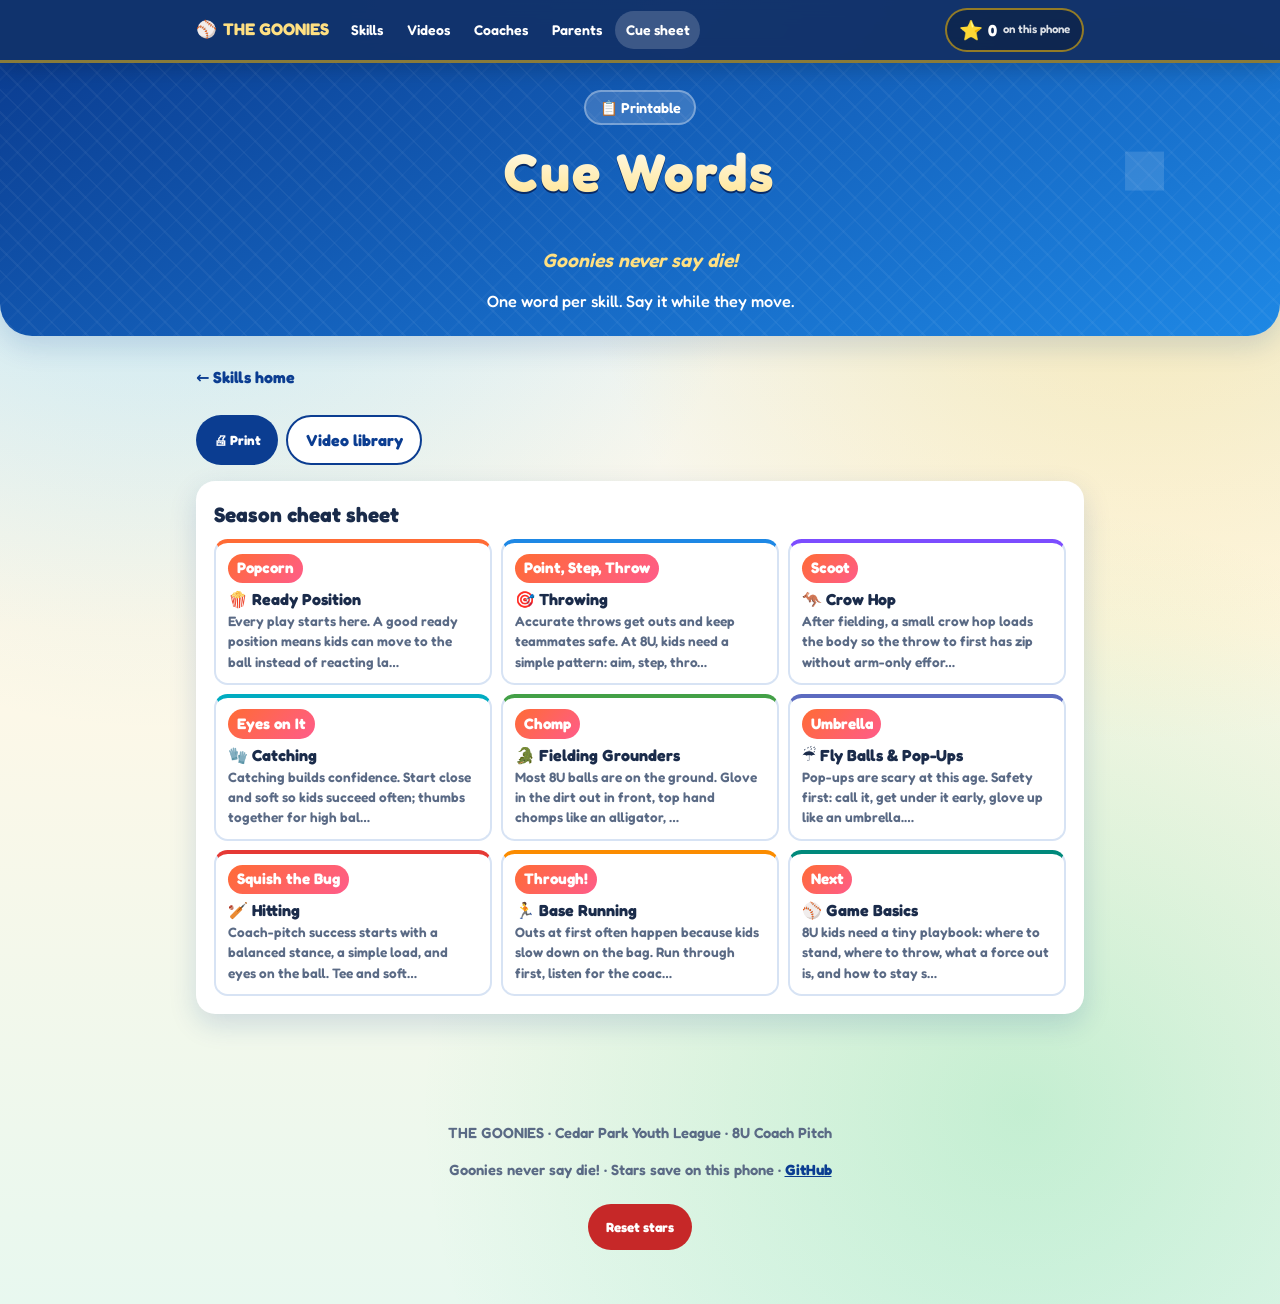
<file: cheat-sheet.html>
<!DOCTYPE html>
<html lang="en">
<head>
  <meta charset="utf-8">
  <meta name="viewport" content="width=device-width, initial-scale=1, viewport-fit=cover">
  <meta name="theme-color" content="#0b3d91">
  <title>Cue Sheet · THE GOONIES</title>
  <link rel="preconnect" href="https://fonts.googleapis.com">
  <link rel="preconnect" href="https://fonts.gstatic.com" crossorigin>
  <link href="https://fonts.googleapis.com/css2?family=Fredoka:wght@400;500;600;700&family=Nunito:wght@600;700;800&display=swap" rel="stylesheet">
  <link rel="stylesheet" href="assets/css/app.css">
</head>
<body>
<nav class="topnav" aria-label="Main">
  <div class="topnav-inner">
    <a class="brand" href="index.html"><span>⚾</span> <span>THE GOONIES</span></a>
    <div class="nav-links">
      <a href="index.html">Skills</a>
      <a href="videos.html">Videos</a>
      <a href="coaches.html">Coaches</a>
      <a href="parents.html">Parents</a>
      <a href="cheat-sheet.html">Cue sheet</a>
    </div>
    <div class="star-bank" title="Stars earned on this device">
      <span class="ico">⭐</span>
      <span data-star-count>0</span>
      <span class="hint">on this phone</span>
    </div>
  </div>
</nav>

<header class="hero">
  <div class="hero-badge">📋 Printable</div>
  <h1 class="hero-team">Cue Words</h1>
  <p class="hero-tagline">Goonies never say die!</p>
  <p class="hero-lead">One word per skill. Say it while they move.</p>
</header>
<main class="wrap">
  <a class="back-link" href="index.html">← Skills home</a>
  <div class="print-bar">
    <button class="btn" type="button" onclick="window.print()">🖨 Print</button>
    <a class="btn secondary" href="videos.html">Video library</a>
  </div>
  <h1 class="print-only-title">THE GOONIES · 8U Cue Words</h1>
  <section class="card">
    <h2>Season cheat sheet</h2>
    <div class="cheat-grid"><div class="cheat-item" style="border-top:4px solid #ff6b35">
  <div class="c">Popcorn</div>
  <div class="n">🍿 Ready Position</div>
  <div class="w">Every play starts here. A good ready position means kids can move to the ball instead of reacting la…</div>
</div><div class="cheat-item" style="border-top:4px solid #1e88e5">
  <div class="c">Point, Step, Throw</div>
  <div class="n">🎯 Throwing</div>
  <div class="w">Accurate throws get outs and keep teammates safe. At 8U, kids need a simple pattern: aim, step, thro…</div>
</div><div class="cheat-item" style="border-top:4px solid #7c4dff">
  <div class="c">Scoot</div>
  <div class="n">🦘 Crow Hop</div>
  <div class="w">After fielding, a small crow hop loads the body so the throw to first has zip without arm-only effor…</div>
</div><div class="cheat-item" style="border-top:4px solid #00acc1">
  <div class="c">Eyes on It</div>
  <div class="n">🧤 Catching</div>
  <div class="w">Catching builds confidence. Start close and soft so kids succeed often; thumbs together for high bal…</div>
</div><div class="cheat-item" style="border-top:4px solid #43a047">
  <div class="c">Chomp</div>
  <div class="n">🐊 Fielding Grounders</div>
  <div class="w">Most 8U balls are on the ground. Glove in the dirt out in front, top hand chomps like an alligator, …</div>
</div><div class="cheat-item" style="border-top:4px solid #5c6bc0">
  <div class="c">Umbrella</div>
  <div class="n">☔ Fly Balls &amp; Pop-Ups</div>
  <div class="w">Pop-ups are scary at this age. Safety first: call it, get under it early, glove up like an umbrella.…</div>
</div><div class="cheat-item" style="border-top:4px solid #e53935">
  <div class="c">Squish the Bug</div>
  <div class="n">🏏 Hitting</div>
  <div class="w">Coach-pitch success starts with a balanced stance, a simple load, and eyes on the ball. Tee and soft…</div>
</div><div class="cheat-item" style="border-top:4px solid #fb8c00">
  <div class="c">Through!</div>
  <div class="n">🏃 Base Running</div>
  <div class="w">Outs at first often happen because kids slow down on the bag. Run through first, listen for the coac…</div>
</div><div class="cheat-item" style="border-top:4px solid #00897b">
  <div class="c">Next</div>
  <div class="n">⚾ Game Basics</div>
  <div class="w">8U kids need a tiny playbook: where to stand, where to throw, what a force out is, and how to stay s…</div>
</div></div>
  </section>
</main>

<footer class="footer">
  <p>THE GOONIES · Cedar Park Youth League · 8U Coach Pitch</p>
  <p>Goonies never say die! · Stars save on this phone · <a href="https://github.com/GrrHero/goonies-baseball">GitHub</a></p>
  <p><button type="button" class="btn danger" data-reset-stars style="margin-top:.5rem">Reset stars</button></p>
</footer>
<script src="assets/js/app.js" defer></script>
</body>
</html>
</file>
<file: assets/css/app.css>
:root {
  --navy: #0b3d91;
  --navy-deep: #072a66;
  --sky: #4fc3f7;
  --grass: #2ecc71;
  --sun: #ffc107;
  --gold: #ffe082;
  --orange: #ff6b35;
  --pink: #ff5c8a;
  --cream: #fff8e7;
  --ink: #1a2b4a;
  --muted: #5a6a85;
  --line: #d7e3f4;
  --shadow: 0 10px 28px rgba(11, 61, 145, 0.16);
  --radius: 1.2rem;
  --touch: 2.85rem;
  --font: "Fredoka", "Nunito", system-ui, sans-serif;
  --max: 920px;
}
*, *::before, *::after { box-sizing: border-box; }
html { scroll-behavior: smooth; }
body {
  margin: 0; font-family: var(--font); color: var(--ink);
  background:
    radial-gradient(circle at 12% 8%, rgba(79,195,247,.28), transparent 38%),
    radial-gradient(circle at 90% 12%, rgba(255,193,7,.28), transparent 36%),
    radial-gradient(circle at 80% 85%, rgba(46,204,113,.22), transparent 40%),
    linear-gradient(180deg, #e3f2fd 0%, #fff8e7 48%, #e8f8ef 100%);
  min-height: 100vh; line-height: 1.5; -webkit-tap-highlight-color: transparent;
}
img { max-width: 100%; display: block; }
a { color: var(--navy); }
.wrap { max-width: var(--max); margin: 0 auto; padding: 1rem 1rem 3.5rem; position: relative; z-index: 1; }

/* Sticky nav */
.topnav {
  position: sticky; top: 0; z-index: 40;
  background: rgba(7, 42, 102, 0.95); backdrop-filter: blur(10px);
  color: #fff; border-bottom: 3px solid rgba(255,193,7,.5);
  box-shadow: 0 6px 20px rgba(0,0,0,.18);
}
.topnav-inner {
  max-width: var(--max); margin: 0 auto;
  display: flex; align-items: center; gap: .45rem;
  padding: .5rem 1rem; flex-wrap: wrap;
}
.brand {
  display: flex; align-items: center; gap: .4rem;
  color: #fff; text-decoration: none; font-weight: 700; font-size: 1.05rem;
  margin-right: .25rem;
}
.brand span { color: var(--gold); }
.nav-links { display: flex; gap: .2rem; flex-wrap: wrap; }
.nav-links a {
  color: #fff; text-decoration: none; font-weight: 600; font-size: .88rem;
  padding: .42rem .65rem; border-radius: 999px; min-height: 2.35rem;
  display: inline-flex; align-items: center;
}
.nav-links a:hover, .nav-links a[aria-current="page"] { background: rgba(255,255,255,.18); }
.star-bank {
  display: inline-flex; align-items: center; gap: .35rem;
  margin-left: auto; background: rgba(0,0,0,.25);
  border: 2px solid rgba(255,193,7,.55); border-radius: 999px;
  padding: .35rem .75rem; font-weight: 700; font-size: 1rem;
}
.star-bank .ico { font-size: 1.2rem; }
.star-bank .hint { font-size: .72rem; font-weight: 600; opacity: .85; display: none; }
@media (min-width: 700px) { .star-bank .hint { display: inline; } }

/* Hero with diamond motif */
.hero {
  position: relative; overflow: hidden; text-align: center;
  padding: 1.7rem 1rem 1.4rem;
  background: linear-gradient(155deg, var(--navy) 0%, #1565c0 52%, #1e88e5 100%);
  color: #fff; border-radius: 0 0 2rem 2rem; box-shadow: var(--shadow);
}
.hero::before {
  content: ""; position: absolute; inset: -20% -10% auto;
  height: 140%; opacity: .14; pointer-events: none;
  background:
    repeating-linear-gradient(45deg, transparent 0 14px, rgba(255,255,255,.35) 14px 16px),
    repeating-linear-gradient(-45deg, transparent 0 14px, rgba(255,255,255,.2) 14px 16px);
}
.hero::after {
  content: "◆"; position: absolute; right: 8%; top: 18%;
  font-size: 4.5rem; opacity: .12; transform: rotate(45deg); pointer-events: none;
}
.hero > * { position: relative; z-index: 1; }
.hero-badge {
  display: inline-block; background: rgba(255,255,255,.16);
  border: 2px solid rgba(255,255,255,.32);
  padding: .3rem .85rem; border-radius: 999px; font-weight: 600; font-size: .9rem;
}
.hero-team {
  display: block; margin-top: .4rem;
  font-size: clamp(2.1rem, 8.5vw, 3.3rem); font-weight: 700; letter-spacing: .04em;
  background: linear-gradient(180deg, #fff 0%, #ffe082 100%);
  -webkit-background-clip: text; background-clip: text; color: transparent;
  filter: drop-shadow(0 2px 0 #072a66);
}
.hero-tagline { margin: .35rem 0 .1rem; color: var(--gold); font-weight: 600; font-style: italic; font-size: 1.2rem; }
.hero-sub { margin: 0; opacity: .92; font-weight: 500; }
.hero-lead { margin: .85rem auto 0; max-width: 36rem; font-weight: 500; font-size: 1.02rem; }

.audience { display: flex; gap: .55rem; justify-content: center; flex-wrap: wrap; margin: 1.1rem 0 .2rem; }
.pill {
  display: inline-flex; align-items: center; gap: .4rem;
  background: #fff; color: var(--navy); text-decoration: none;
  font-weight: 700; padding: .7rem 1rem; border-radius: 999px;
  box-shadow: var(--shadow); min-height: var(--touch);
}
.section-title { margin: 1.5rem 0 .4rem; font-size: 1.45rem; font-weight: 700; }
.section-note { margin: 0 0 1rem; color: var(--muted); font-weight: 600; font-size: .95rem; }
.save-note { margin: .35rem 0 0; font-size: .85rem; color: var(--muted); font-weight: 600; text-align: center; }

/* Skill grid */
.skill-grid { display: grid; grid-template-columns: 1fr; gap: .85rem; }
@media (min-width: 560px) { .skill-grid { grid-template-columns: 1fr 1fr; } }
@media (min-width: 860px) { .skill-grid { grid-template-columns: 1fr 1fr 1fr; } }

.skill-card {
  --accent: var(--orange);
  display: flex; flex-direction: column; gap: .4rem;
  background: #fff; border-radius: var(--radius); padding: 1rem .95rem .9rem;
  box-shadow: var(--shadow); text-decoration: none; color: inherit;
  border: 3px solid transparent; border-top: 5px solid var(--accent);
  position: relative; min-height: 11rem; transition: transform .12s ease, border-color .12s;
}
.skill-card:hover { border-color: var(--accent); transform: translateY(-2px); }
.skill-card-top { display: flex; align-items: flex-start; gap: .65rem; }
.skill-emoji {
  width: 3.1rem; height: 3.1rem; border-radius: 1rem;
  background: color-mix(in srgb, var(--accent) 18%, white);
  display: flex; align-items: center; justify-content: center;
  font-size: 1.75rem; flex-shrink: 0;
}
.skill-card h3 { margin: 0; font-size: 1.2rem; line-height: 1.2; }
.skill-card .meta { color: var(--muted); font-weight: 600; font-size: .85rem; margin: .15rem 0 0; }
.cue-chip {
  align-self: flex-start;
  background: linear-gradient(135deg, var(--accent), color-mix(in srgb, var(--accent) 60%, #ff5c8a));
  color: #fff; font-weight: 700; font-size: .82rem;
  padding: .28rem .65rem; border-radius: 999px; box-shadow: 0 3px 0 rgba(0,0,0,.12);
}
.progress-ring {
  position: absolute; top: .7rem; right: .7rem;
  width: 2.4rem; height: 2.4rem;
}
.progress-ring svg { width: 100%; height: 100%; transform: rotate(-90deg); }
.progress-ring circle { fill: none; stroke-width: 4; }
.progress-ring .bg { stroke: #e8eef7; }
.progress-ring .fg { stroke: var(--accent); stroke-linecap: round; transition: stroke-dashoffset .35s ease; }
.progress-ring .pct {
  position: absolute; inset: 0; display: flex; align-items: center; justify-content: center;
  font-size: .65rem; font-weight: 800; transform: none;
}
.thumb-strip {
  display: flex; gap: .35rem; margin-top: .35rem; overflow: hidden;
}
.thumb-strip img {
  width: 32%; aspect-ratio: 16/9; object-fit: cover; border-radius: .45rem;
  background: #263238;
}

/* Cards / content */
.card {
  background: #fff; border-radius: var(--radius); padding: 1.1rem 1.15rem;
  box-shadow: var(--shadow); margin: .85rem 0;
}
.card h2 { margin: 0 0 .55rem; font-size: 1.3rem; }
.muted { color: var(--muted); font-weight: 600; }
.back-link {
  display: inline-flex; align-items: center; gap: .3rem;
  font-weight: 700; text-decoration: none; color: var(--navy);
  margin: .4rem 0; min-height: 2.4rem;
}

.skill-hero {
  display: flex; gap: .9rem; align-items: flex-start;
  border-top: 6px solid var(--accent, var(--orange));
}
.skill-hero .big-emoji {
  width: 4rem; height: 4rem; border-radius: 1.1rem;
  background: color-mix(in srgb, var(--accent, var(--orange)) 18%, white);
  display: flex; align-items: center; justify-content: center; font-size: 2.3rem; flex-shrink: 0;
}

.cue-banner {
  display: flex; align-items: center; gap: .75rem; flex-wrap: wrap;
  background: linear-gradient(135deg, #fff3e0, #fce4ec);
  border-radius: var(--radius); padding: 1rem 1.1rem; margin: 1rem 0;
  border-left: 7px solid var(--accent, var(--orange));
}
.cue-banner .big {
  background: linear-gradient(135deg, var(--accent, var(--orange)), #ff5c8a);
  color: #fff; font-weight: 700; font-size: clamp(1.15rem, 4vw, 1.45rem);
  padding: .55rem 1rem; border-radius: 999px; box-shadow: 0 4px 0 rgba(0,0,0,.15);
}

/* Videos */
.watch-title { display: flex; align-items: center; gap: .45rem; }
.videos { display: flex; flex-direction: column; gap: .75rem; }
@media (min-width: 640px) { .videos { display: grid; grid-template-columns: 1fr 1fr; } }
@media (min-width: 900px) { .videos.triple { grid-template-columns: 1fr 1fr 1fr; } }
.video-card {
  display: block; background: #fff; border-radius: var(--radius); overflow: hidden;
  box-shadow: var(--shadow); text-decoration: none; color: inherit;
  border: 3px solid transparent; transition: border-color .12s, transform .12s;
}
.video-card:hover { border-color: var(--pink); transform: translateY(-2px); }
.video-thumb-wrap { position: relative; background: #263238; aspect-ratio: 16/9; }
.video-thumb-wrap img { width: 100%; height: 100%; object-fit: cover; }
.play-btn {
  position: absolute; left: 50%; top: 50%; transform: translate(-50%,-50%);
  width: 3.4rem; height: 3.4rem; border-radius: 50%;
  background: rgba(198,40,40,.92); color: #fff;
  display: flex; align-items: center; justify-content: center;
  font-size: 1.35rem; box-shadow: 0 6px 16px rgba(0,0,0,.35);
  pointer-events: none;
}
.play-btn::before { content: "▶"; margin-left: .15rem; }
.video-info { padding: .7rem .85rem .85rem; }
.video-info strong { display: block; font-size: 1rem; line-height: 1.25; }
.video-info .ch { display: block; margin-top: .25rem; color: var(--muted); font-weight: 600; font-size: .82rem; }

/* Steps */
.steps { margin: .5rem 0 0; padding: 0; list-style: none; counter-reset: step; }
.steps li {
  position: relative; padding: .6rem .6rem .6rem 2.7rem;
  margin: .4rem 0; background: var(--cream); border-radius: .9rem;
  font-weight: 600; counter-increment: step;
}
.steps li::before {
  content: counter(step); position: absolute; left: .45rem; top: 50%;
  transform: translateY(-50%); width: 1.75rem; height: 1.75rem;
  background: var(--navy); color: #fff; border-radius: 50%;
  display: flex; align-items: center; justify-content: center; font-size: .95rem; font-weight: 700;
}

/* Mistakes */
.mistake {
  display: grid; gap: .45rem; padding: .85rem .9rem; margin: .5rem 0;
  background: #fafafa; border-radius: .95rem; border: 2px solid var(--line);
}
.mistake .bad, .mistake .fix {
  display: flex; gap: .55rem; align-items: flex-start; font-weight: 600;
}
.mistake .bad::before, .mistake .fix::before {
  flex-shrink: 0; width: 1.55rem; height: 1.55rem; border-radius: 50%;
  display: flex; align-items: center; justify-content: center;
  font-size: .85rem; font-weight: 800; color: #fff; margin-top: .05rem;
}
.mistake .bad::before { content: "✕"; background: #e53935; }
.mistake .fix::before { content: "✓"; background: #2e7d32; }
.mistake .bad { color: #b71c1c; }
.mistake .fix { color: var(--ink); }

.drill-box {
  background: #e8f5e9; border-radius: .9rem; padding: .9rem 1rem;
  border-left: 5px solid var(--grass); margin: .5rem 0;
}
.drill-box.home { background: #e3f2fd; border-left-color: var(--navy); }
.drill-box .lbl {
  display: block; font-size: .72rem; text-transform: uppercase;
  letter-spacing: .06em; color: var(--muted); font-weight: 700; margin-bottom: .2rem;
}
.level-box {
  background: #f3e5f5; border-radius: .9rem; padding: .9rem 1rem;
  border-left: 5px solid #7c4dff; margin: .5rem 0; font-weight: 600;
}

/* Progress buttons */
.practice-row { display: flex; flex-wrap: wrap; gap: .55rem; margin-top: .85rem; }
.did-it {
  appearance: none; border: none; cursor: pointer; font-family: inherit;
  display: inline-flex; align-items: center; justify-content: center; gap: .4rem;
  min-height: var(--touch); padding: .7rem 1.15rem; border-radius: 999px;
  background: linear-gradient(135deg, var(--grass), #27ae60); color: #fff;
  font-size: 1.05rem; font-weight: 700; box-shadow: 0 5px 0 #1e8449;
}
.did-it:active { transform: translateY(2px); box-shadow: 0 3px 0 #1e8449; }
.did-it.is-done {
  background: linear-gradient(135deg, #ffc107, #ff9800); box-shadow: 0 5px 0 #e65100;
}
.did-it.home-btn { background: linear-gradient(135deg, #1e88e5, #1565c0); box-shadow: 0 5px 0 #0d47a1; }
.did-it.home-btn.is-done { background: linear-gradient(135deg, #ffc107, #ff9800); box-shadow: 0 5px 0 #e65100; }
.btn {
  appearance: none; border: none; cursor: pointer; font-family: inherit;
  background: var(--navy); color: #fff; font-weight: 700;
  padding: .7rem 1.1rem; border-radius: 999px; min-height: var(--touch);
  text-decoration: none; display: inline-flex; align-items: center;
}
.btn.secondary { background: #fff; color: var(--navy); border: 2px solid var(--navy); }
.btn.danger { background: #c62828; }

.plan-table { width: 100%; border-collapse: collapse; font-weight: 600; font-size: .95rem; }
.plan-table th, .plan-table td {
  border: 1px solid var(--line); padding: .55rem .65rem; text-align: left; vertical-align: top;
}
.plan-table th { background: #e3f2fd; }
.checklist { margin: .4rem 0; padding-left: 1.2rem; font-weight: 600; }
.checklist li { margin: .35rem 0; }

/* Week checklist */
.week-check { list-style: none; margin: .5rem 0 0; padding: 0; }
.week-check li {
  display: flex; align-items: center; gap: .65rem;
  padding: .7rem .8rem; margin: .4rem 0; background: var(--cream);
  border-radius: .85rem; font-weight: 700;
}
.week-check input {
  width: 1.45rem; height: 1.45rem; accent-color: var(--grass); flex-shrink: 0;
}

/* Videos library */
.library-group { margin: 1.25rem 0; }
.library-group h2 {
  display: flex; align-items: center; gap: .5rem;
  margin: 0 0 .65rem; font-size: 1.25rem;
}

.cheat-grid { display: grid; grid-template-columns: 1fr 1fr; gap: .55rem; }
@media (min-width: 700px) { .cheat-grid { grid-template-columns: 1fr 1fr 1fr; } }
.cheat-item {
  background: #fff; border: 2px solid var(--line); border-radius: .85rem; padding: .7rem .75rem;
}
.cheat-item .c {
  display: inline-block; background: linear-gradient(135deg, var(--orange), var(--pink));
  color: #fff; font-weight: 700; padding: .2rem .55rem; border-radius: 999px; font-size: .95rem; margin-bottom: .25rem;
}
.cheat-item .n { font-weight: 700; }
.cheat-item .w { color: var(--muted); font-size: .85rem; font-weight: 600; }
.print-bar { display: flex; gap: .5rem; flex-wrap: wrap; margin: .75rem 0 1rem; }
.print-only-title { display: none; }

.footer {
  text-align: center; padding: 1.5rem 1rem 2.5rem; color: var(--muted);
  font-weight: 600; font-size: .92rem;
}
.footer a { color: var(--navy); font-weight: 700; }

@media print {
  body { background: #fff; }
  .topnav, .hero, .print-bar, .footer, .audience, .back-link, .did-it, .practice-row, .star-bank { display: none !important; }
  .wrap { max-width: none; padding: 0; }
  .cheat-item, .card { box-shadow: none; break-inside: avoid; }
  .print-only-title { display: block !important; text-align: center; margin-bottom: .75rem; }
}
</file>
